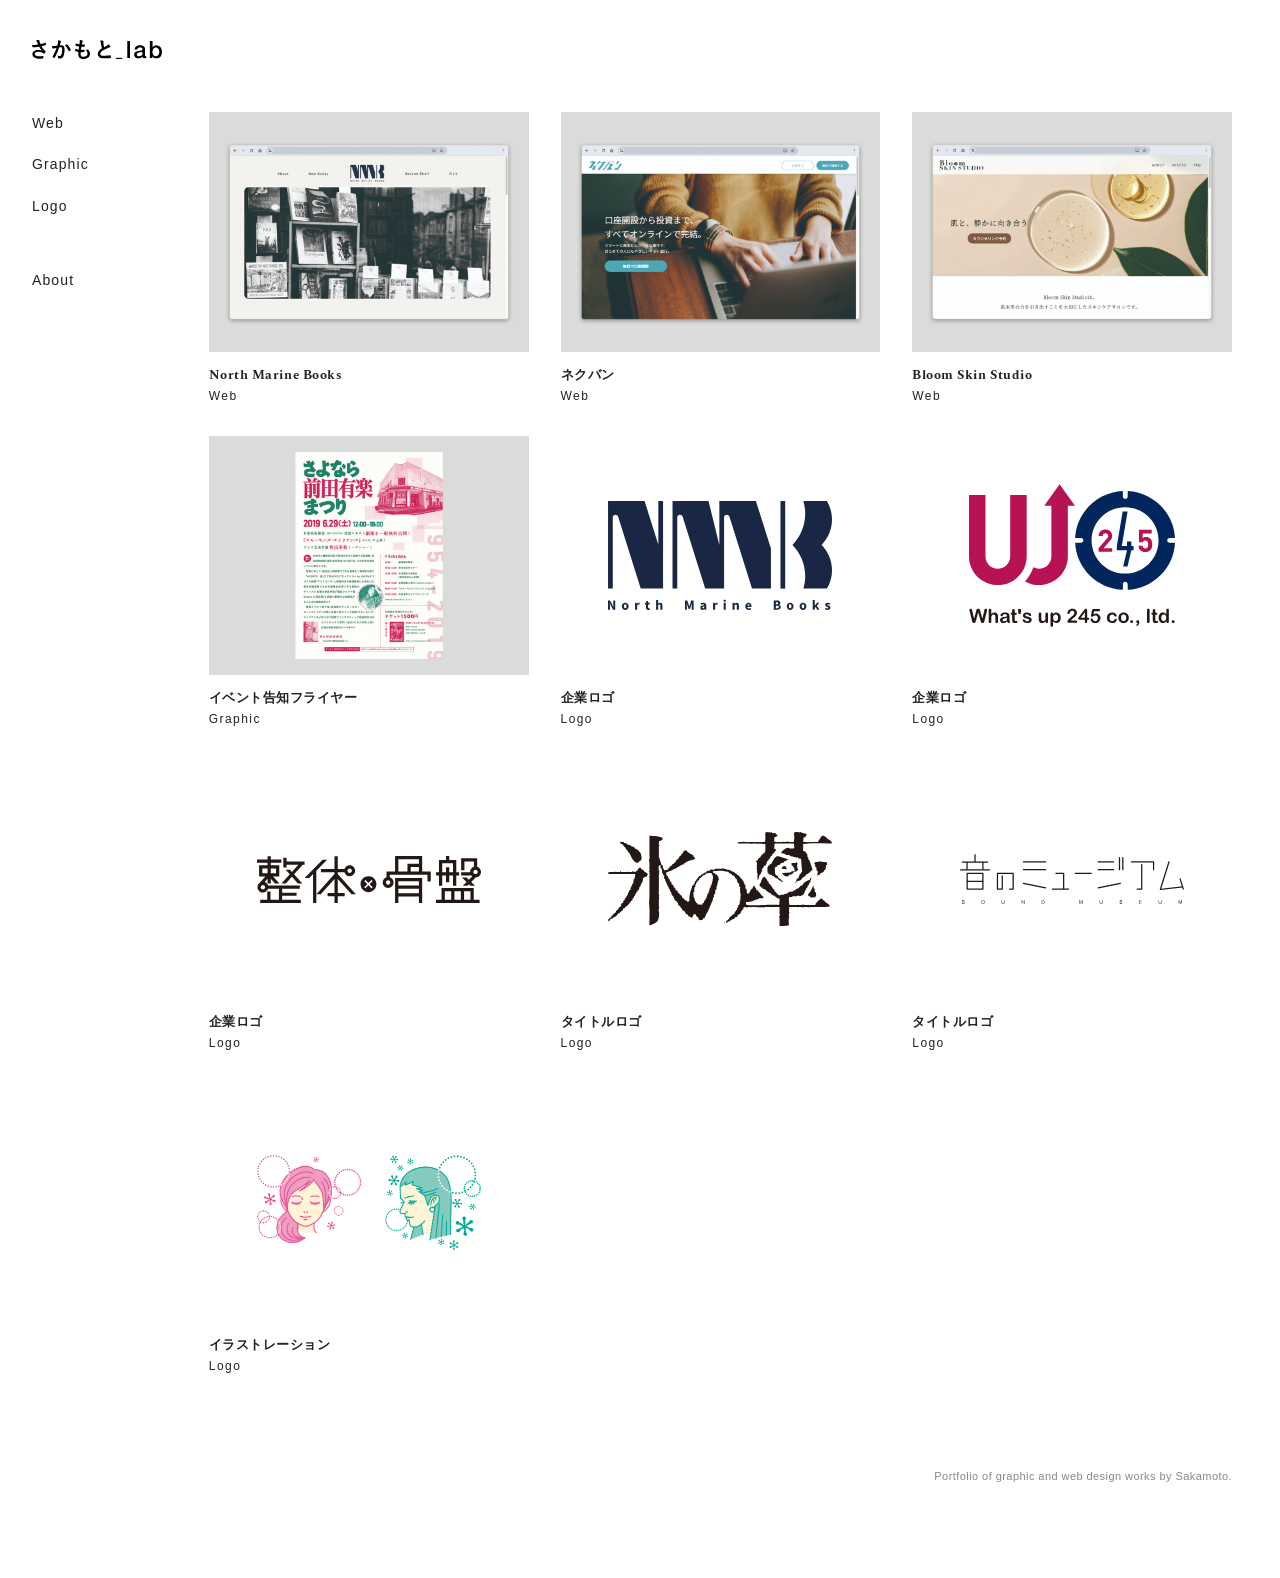
<file: index.html>
<!DOCTYPE html>
<html lang="ja">

<head>
    <!-- Google tag (gtag.js) -->
    <script async src="https://www.googletagmanager.com/gtag/js?id=G-B9CJQM3XJY"></script>
    <script>
        window.dataLayer = window.dataLayer || [];
        function gtag() { dataLayer.push(arguments); }
        gtag('js', new Date());

        gtag('config', 'G-B9CJQM3XJY');
    </script>
    <meta charset="UTF-8">
    <meta name="viewport" content="width=device-width, initial-scale=1">
    <title>Sakamotolab — Design & Web</title>
    <meta name="description" content="グラフィックデザインとWeb制作を中心としたさかもと_labのポートフォリオサイトです。ロゴ・紙媒体・Webサイト制作の作品を掲載しています。">
    <link rel="icon" href="favicon.png" type="image/png">
    <link href="https://fonts.googleapis.com/css2?family=Spectral:wght@400;700&display=swap" rel="stylesheet">
    <link rel="stylesheet" href="css/style.css">
</head>

<body>

    <div class="layout">

        <aside class="sidebar">

            <h1 class="site-logo">
                <a href="index.html">
                    <img src="images/sakamotolab.svg" alt="Sakamoto Lab">
                </a>
            </h1>

            <nav class="main-nav" aria-label="Works filter and site navigation">
                <button type="button" class="filter-button" data-filter="web">Web</button>
                <button type="button" class="filter-button" data-filter="graphic">Graphic</button>
                <button type="button" class="filter-button" data-filter="logo">Logo</button>
                <a href="works/about.html" class="about-link">About</a>
            </nav>

        </aside>


        <main class="main-content">

            <section class="works-grid">

                <!-- North Marine Books -->
                <article class="work-card" data-category="web">
                    <a href="works/nmb.html">
                        <div class="work-thumb">
                            <img src="images/works/web01pc.jpg" alt="North Marine Books Webサイト制作">
                            <img src="images/works/web01sp.jpg" alt="North Marine Books スマートフォン表示" class="thumb-hover">
                        </div>
                        <div class="work-info">
                            <p class="work-title">North Marine Books</p>
                            <p class="work-category">Web</p>
                        </div>
                    </a>
                </article>

                <!-- ネクバン -->
                <article class="work-card" data-category="web">
                    <a href="works/nexbank.html">
                        <div class="work-thumb">
                            <img src="images/works/web02pc.jpg" alt="ネクバン Webサイト制作">
                            <img src="images/works/web02sp.jpg" alt="ネクバン スマートフォン表示" class="thumb-hover">
                        </div>
                        <div class="work-info">
                            <p class="work-title">ネクバン</p>
                            <p class="work-category">Web</p>
                        </div>
                    </a>
                </article>

                <!-- Bloom Skin Studio -->
                <article class="work-card" data-category="web">
                    <a href="works/bss.html">
                        <div class="work-thumb">
                            <img src="images/works/web03pc.jpg" alt="Bloom Skin Studio Webサイト制作">
                            <img src="images/works/web03sp.jpg" alt="Bloom Skin Studio スマートフォン表示" class="thumb-hover">
                        </div>
                        <div class="work-info">
                            <p class="work-title">Bloom Skin Studio</p>
                            <p class="work-category">Web</p>
                        </div>
                    </a>
                </article>

                <!-- 前田有楽まつり -->
                <article class="work-card" data-category="graphic">
                    <a href="works/flyer.html">
                        <div class="work-thumb">
                            <img src="images/works/flyer.jpg" alt="フライヤー デザイン制作">
                            <img src="images/works/flyer-in.jpg" alt="フライヤー 部分拡大" class="thumb-hover">
                        </div>
                        <div class="work-info">
                            <p class="work-title">イベント告知フライヤー</p>
                            <p class="work-category">Graphic</p>
                        </div>
                    </a>
                </article>

                <!-- logo02 -->
                <article class="work-card" data-category="logo">
                    <a href="works/logo02.html">
                        <div class="work-thumb work-thumb-logo">
                            <img src="images/works/logo02.svg" alt="ロゴ制作">
                            <img src="images/works/logo02b.jpg" alt="North Marine Books 店舗サイン使用例" class="thumb-hover">
                        </div>
                        <div class="work-info">
                            <p class="work-title">企業ロゴ</p>
                            <p class="work-category">Logo</p>
                        </div>
                    </a>
                </article>

                <!-- logo03 -->
                <article class="work-card" data-category="logo">
                    <a href="works/logo03.html">
                        <div class="work-thumb  work-thumb-logo">
                            <img src="images/works/logo03.svg" alt="ロゴ制作">
                            <img src="images/works/logo03b.jpg" alt="" class="thumb-hover">
                        </div>
                        <div class="work-info">
                            <p class="work-title">企業ロゴ</p>
                            <p class="work-category">Logo</p>
                        </div>
                    </a>
                </article>

                <!-- logo05 -->
                <article class="work-card" data-category="logo">
                    <a href="works/logo05.html">
                        <div class="work-thumb  work-thumb-logo">
                            <img src="images/works/logo05.svg" alt="ロゴ制作">
                            <img src="images/works/logo05b.jpg" alt="" class="thumb-hover">
                        </div>
                        <div class="work-info">
                            <p class="work-title">企業ロゴ</p>
                            <p class="work-category">Logo</p>
                        </div>
                    </a>
                </article>

                <!-- logo01 -->
                <article class="work-card" data-category="logo">
                    <a href="works/logo01.html">
                        <div class="work-thumb work-thumb-logo">
                            <img src="images/works/logo01.svg" alt="タイトルロゴ デザイン制作">
                        </div>
                        <div class="work-info">
                            <p class="work-title">タイトルロゴ</p>
                            <p class="work-category">Logo</p>
                        </div>
                    </a>
                </article>

                <!-- logo04 -->
                <article class="work-card" data-category="logo">
                    <a href="works/logo04.html">
                        <div class="work-thumb  work-thumb-logo">
                            <img src="images/works/logo04.svg" alt="ロゴ制作">
                        </div>
                        <div class="work-info">
                            <p class="work-title">タイトルロゴ</p>
                            <p class="work-category">Logo</p>
                        </div>
                    </a>
                </article>

                <!-- illust01 -->
                <article class="work-card" data-category="logo">
                    <a href="works/illust01.html">
                        <div class="work-thumb  work-thumb-logo">
                            <img src="images/works/illust01.svg" alt="人物イラストレーション制作">
                        </div>
                        <div class="work-info">
                            <p class="work-title">イラストレーション</p>
                            <p class="work-category">Logo</p>
                        </div>
                    </a>
                </article>

            </section>

            <p class="works-caption">
                Portfolio of graphic and web design works by Sakamoto.
            </p>

        </main>

    </div>

    <script src="js/main.js"></script>

</body>

</html>
</file>
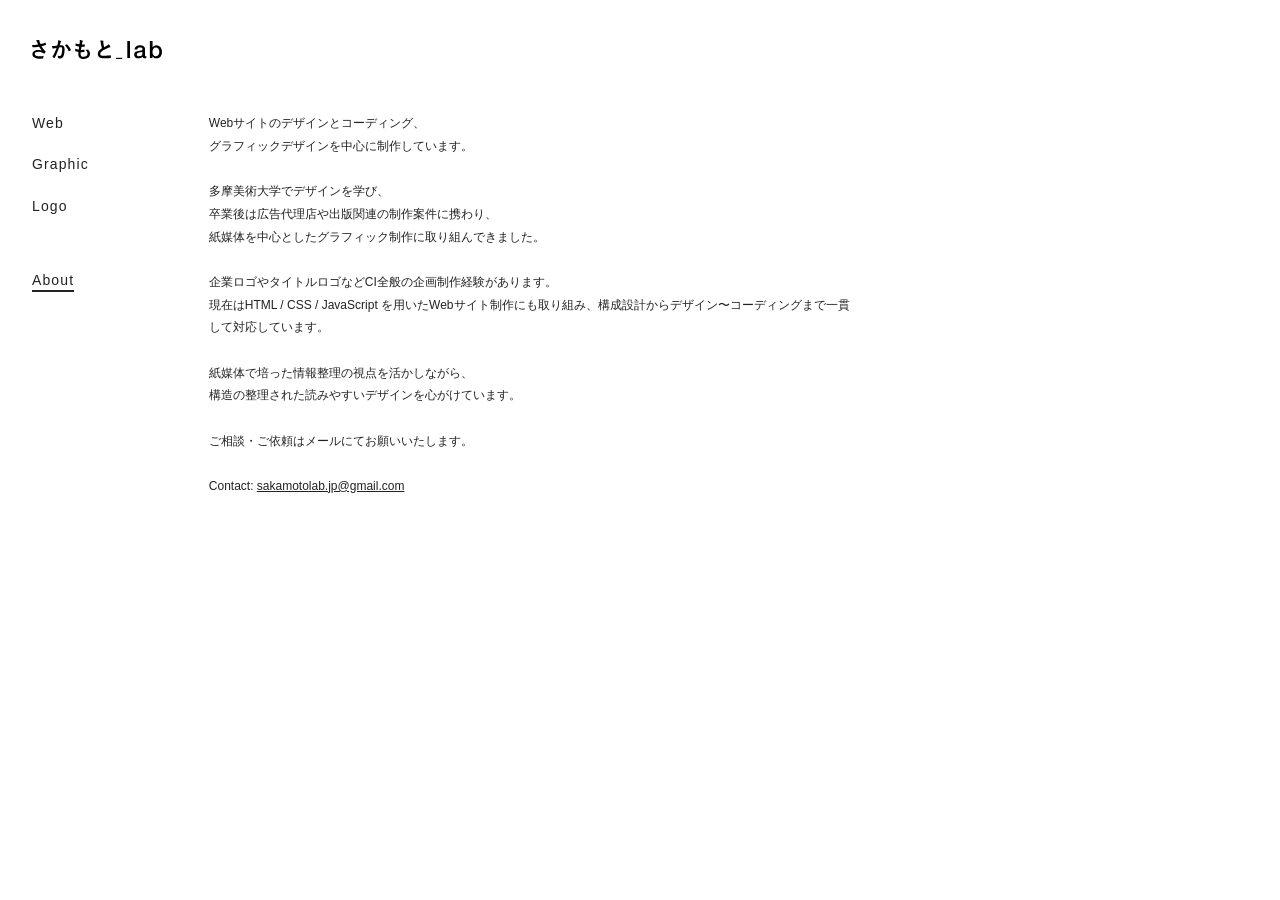
<file: works/about.html>
<!DOCTYPE html>
<html lang="ja">

<head>
    <!-- Google tag (gtag.js) -->
    <script async src="https://www.googletagmanager.com/gtag/js?id=G-B9CJQM3XJY"></script>
    <script>
        window.dataLayer = window.dataLayer || [];
        function gtag() { dataLayer.push(arguments); }
        gtag('js', new Date());

        gtag('config', 'G-B9CJQM3XJY');
    </script>
    <meta charset="UTF-8">
    <meta name="viewport" content="width=device-width, initial-scale=1">
    <title>About | Sakamoto Lab</title>
    <meta name="description" content="Sakamoto Lab のAboutページです。Webサイト制作、グラフィックデザイン、ロゴ制作の対応内容や経歴を掲載しています。">
    <link rel="icon" href="../favicon.png" type="image/png">
    <link href="https://fonts.googleapis.com/css2?family=Spectral:wght@400;700&display=swap" rel="stylesheet">
    <link rel="stylesheet" href="../css/style.css">
</head>

<body>

    <div class="layout">

        <aside class="sidebar">

            <h1 class="site-logo">
                <a href="../index.html">
                    <img src="../images/sakamotolab.svg" alt="Sakamoto Lab">
                </a>
            </h1>

            <nav class="main-nav" aria-label="Works filter and site navigation">
                <a href="../index.html?filter=web" class="filter-link">Web</a>
                <a href="../index.html?filter=graphic" class="filter-link">Graphic</a>
                <a href="../index.html?filter=logo" class="filter-link">Logo</a>
                <a href="about.html" class="about-link is-active">About</a>
            </nav>

        </aside>

        <main class="main-content">

            <section class="about">

                <p>
                    Webサイトのデザインとコーディング、<br>
                    グラフィックデザインを中心に制作しています。
                </p>

                <p>
                    多摩美術大学でデザインを学び、<br>
                    卒業後は広告代理店や出版関連の制作案件に携わり、<br>
                    紙媒体を中心としたグラフィック制作に取り組んできました。
                </p>

                <p>
                    企業ロゴやタイトルロゴなどCI全般の企画制作経験があります。<br>
                    現在はHTML / CSS / JavaScript を用いたWebサイト制作にも取り組み、構成設計からデザイン〜コーディングまで一貫して対応しています。
                </p>

                <p>
                    紙媒体で培った情報整理の視点を活かしながら、<br>
                    構造の整理された読みやすいデザインを心がけています。
                </p>

                <p>
                    ご相談・ご依頼はメールにてお願いいたします。
                </p>

                <p>Contact: <a href="mailto:sakamotolab.jp@gmail.com">sakamotolab.jp@gmail.com</a></p>

            </section>

        </main>

    </div>

    <script src="../js/main.js"></script>

</body>

</html>
</file>
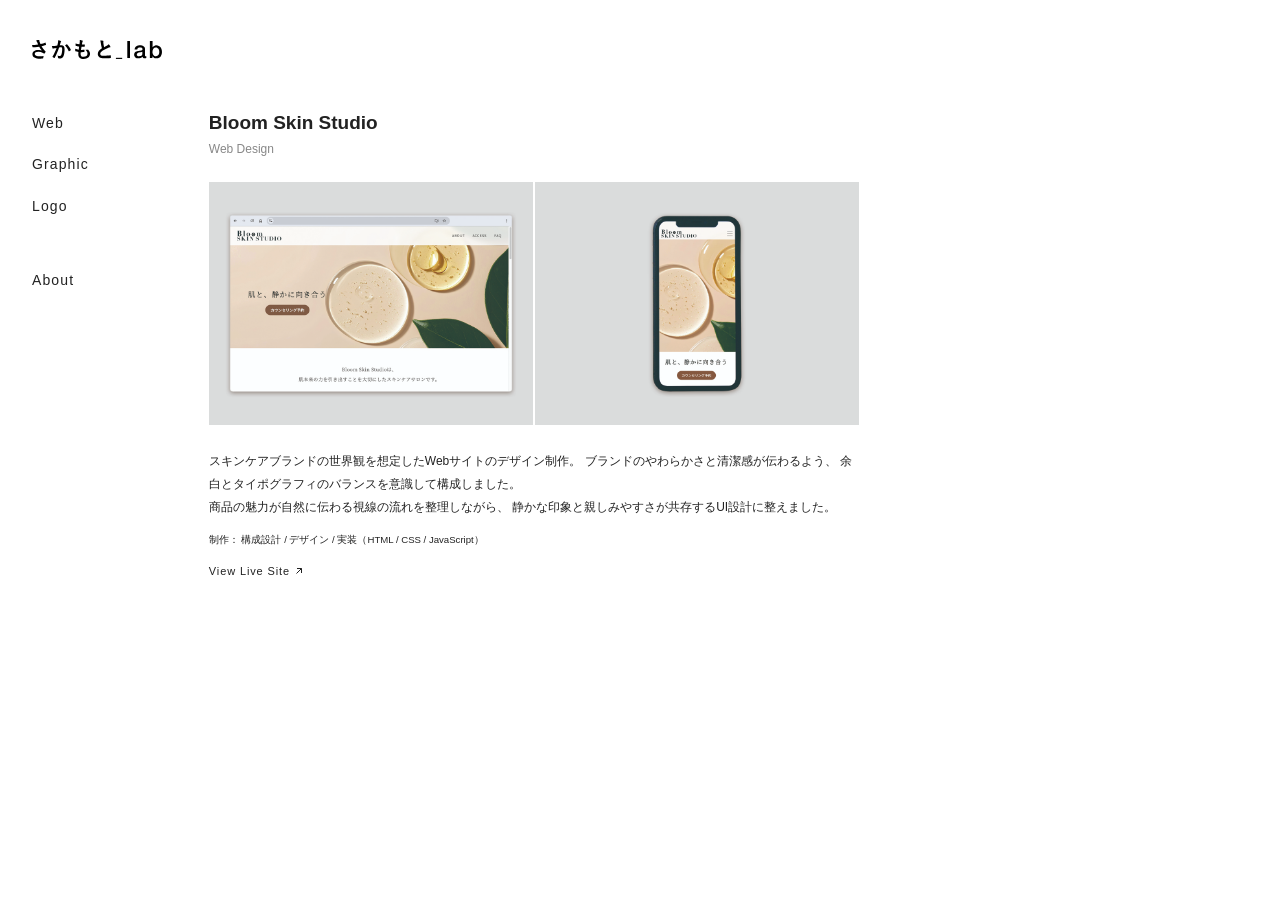
<file: works/bss.html>
<!DOCTYPE html>
<html lang="ja">

<head>
    <!-- Google tag (gtag.js) -->
    <script async src="https://www.googletagmanager.com/gtag/js?id=G-B9CJQM3XJY"></script>
    <script>
        window.dataLayer = window.dataLayer || [];
        function gtag() { dataLayer.push(arguments); }
        gtag('js', new Date());

        gtag('config', 'G-B9CJQM3XJY');
    </script>
    <meta charset="UTF-8">
    <meta name="viewport" content="width=device-width, initial-scale=1">
    <title>Sakamoto Lab — Design & Web</title>
    <meta name="description" content="グラフィックデザインとWeb制作を中心とした坂本のポートフォリオサイトです。ロゴ・紙媒体・Webサイト制作の作品を掲載しています。">
    <link rel="icon" href="../favicon.png" type="image/png">
    <link href="https://fonts.googleapis.com/css2?family=Spectral:wght@400;700&display=swap" rel="stylesheet">
    <link rel="stylesheet" href="../css/style.css">
</head>

<body>

    <div class="layout">

        <aside class="sidebar">

            <h1 class="site-logo">
                <a href="../index.html">
                    <img src="../images/sakamotolab.svg" alt="Sakamoto Lab">
                </a>
            </h1>

            <nav class="main-nav" aria-label="Works filter and site navigation">
                <a href="../index.html?filter=web" class="filter-link">Web</a>
                <a href="../index.html?filter=graphic" class="filter-link">Graphic</a>
                <a href="../index.html?filter=logo" class="filter-link">Logo</a>
                <a href="about.html" class="about-link">About</a>
            </nav>

        </aside>


        <main class="main-content">

            <section class="work-detail">

                <h2 class="work-detail-title">
                    Bloom Skin Studio
                </h2>

                <p class="work-detail-category">
                    Web Design
                </p>

                <div class="work-detail-hero">
                    <img src="../images/works/web03pc.jpg" alt="Bloom Skin Studio Webサイト制作" class="detail-pc">
                    <img src="../images/works/web03sp.jpg" alt="Bloom Skin Studio スマートフォン表示" class="detail-sp">
                </div>

                <div class="work-detail-description">
                    <p>
                        スキンケアブランドの世界観を想定したWebサイトのデザイン制作。
                        ブランドのやわらかさと清潔感が伝わるよう、
                        余白とタイポグラフィのバランスを意識して構成しました。
                    </p>
                    <p>
                        商品の魅力が自然に伝わる視線の流れを整理しながら、
                        静かな印象と親しみやすさが共存するUI設計に整えました。
                    </p>
                </div>

                <p class="work-detail-role">制作： 構成設計 / デザイン / 実装（HTML / CSS / JavaScript）</p>

                <div class="work-detail-link">
                    <a href="https://sakamoto-lab-jp.github.io/bloom-skin-studio/" target="_blank" rel="noopener">
                        View Live Site
                        <svg class="link-arrow" viewBox="0 0 24 24">
                            <path d="M7 17L17 7M17 7H8M17 7V16" stroke="currentColor" fill="none" stroke-width="2" />
                        </svg>
                    </a>
                </div>

            </section>

        </main>

    </div>

    <script src="../js/main.js"></script>

</body>

</html>
</file>
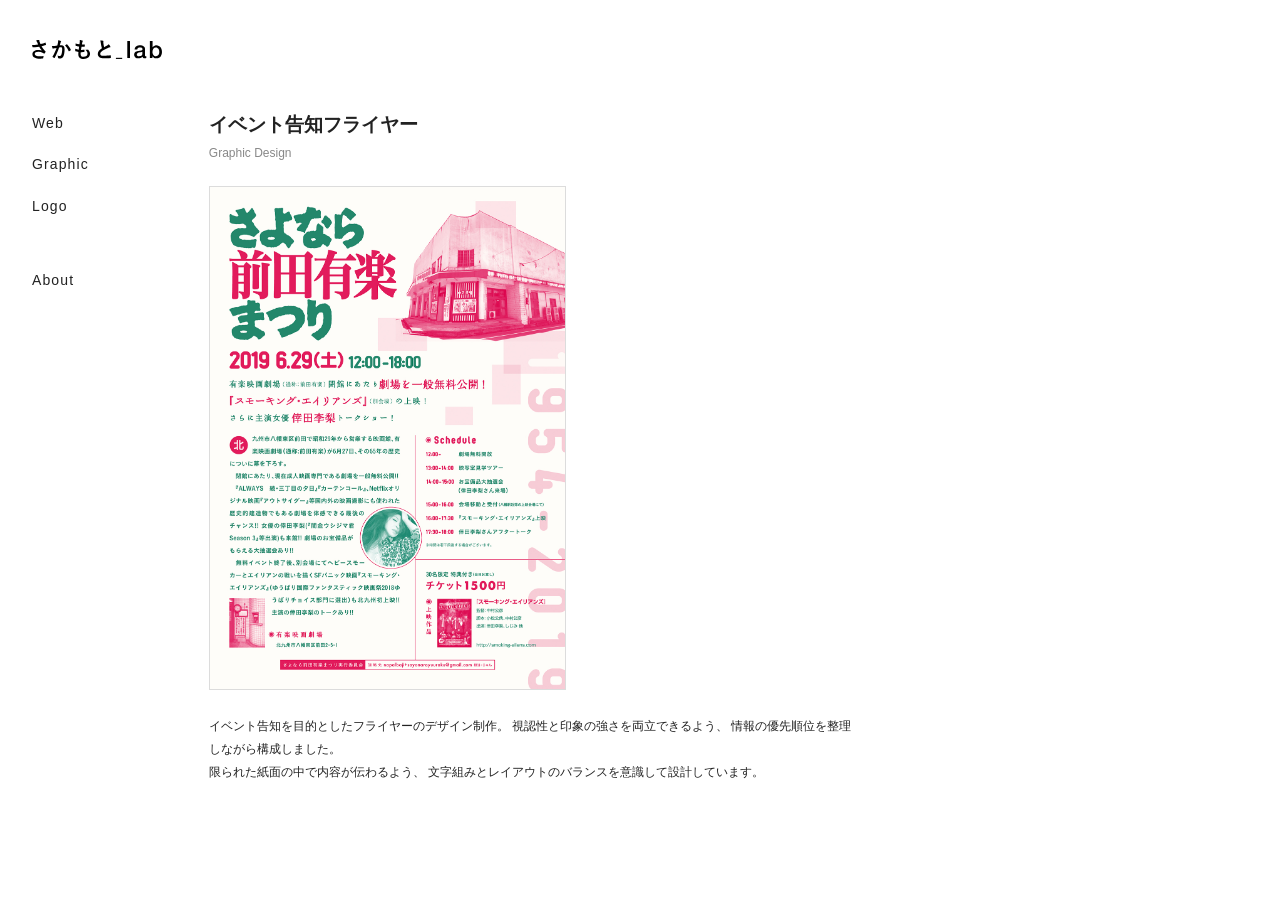
<file: works/flyer.html>
<!DOCTYPE html>
<html lang="ja">

<head>
    <!-- Google tag (gtag.js) -->
    <script async src="https://www.googletagmanager.com/gtag/js?id=G-B9CJQM3XJY"></script>
    <script>
        window.dataLayer = window.dataLayer || [];
        function gtag() { dataLayer.push(arguments); }
        gtag('js', new Date());

        gtag('config', 'G-B9CJQM3XJY');
    </script>
    <meta charset="UTF-8">
    <meta name="viewport" content="width=device-width, initial-scale=1">
    <title>Sakamoto Lab — Design & Web</title>
    <meta name="description" content="グラフィックデザインとWeb制作を中心とした坂本のポートフォリオサイトです。ロゴ・紙媒体・Webサイト制作の作品を掲載しています。">
    <link rel="icon" href="../favicon.png" type="image/png">
    <link href="https://fonts.googleapis.com/css2?family=Spectral:wght@400;700&display=swap" rel="stylesheet">
    <link rel="stylesheet" href="../css/style.css">
</head>

<body>

    <div class="layout">

        <aside class="sidebar">

            <h1 class="site-logo">
                <a href="../index.html">
                    <img src="../images/sakamotolab.svg" alt="Sakamoto Lab">
                </a>
            </h1>

            <nav class="main-nav" aria-label="Works filter and site navigation">
                <a href="../index.html?filter=web" class="filter-link">Web</a>
                <a href="../index.html?filter=graphic" class="filter-link">Graphic</a>
                <a href="../index.html?filter=logo" class="filter-link">Logo</a>
                <a href="about.html" class="about-link">About</a>
            </nav>

        </aside>


        <main class="main-content">

            <section class="work-detail">

                <h2 class="work-detail-title">
                    イベント告知フライヤー
                </h2>

                <p class="work-detail-category">
                    Graphic Design
                </p>

                <div class="work-detail-hero">
                    <img src="../images/works/flyer-detail.jpg" alt="フライヤー デザイン制作" class="detail-single">
                </div>

                <div class="work-detail-description">
                    <p>
                        イベント告知を目的としたフライヤーのデザイン制作。
                        視認性と印象の強さを両立できるよう、
                        情報の優先順位を整理しながら構成しました。
                    </p>
                    <p>
                        限られた紙面の中で内容が伝わるよう、
                        文字組みとレイアウトのバランスを意識して設計しています。
                    </p>
                </div>

            </section>

        </main>

    </div>

    <script src="../js/main.js"></script>

</body>

</html>
</file>
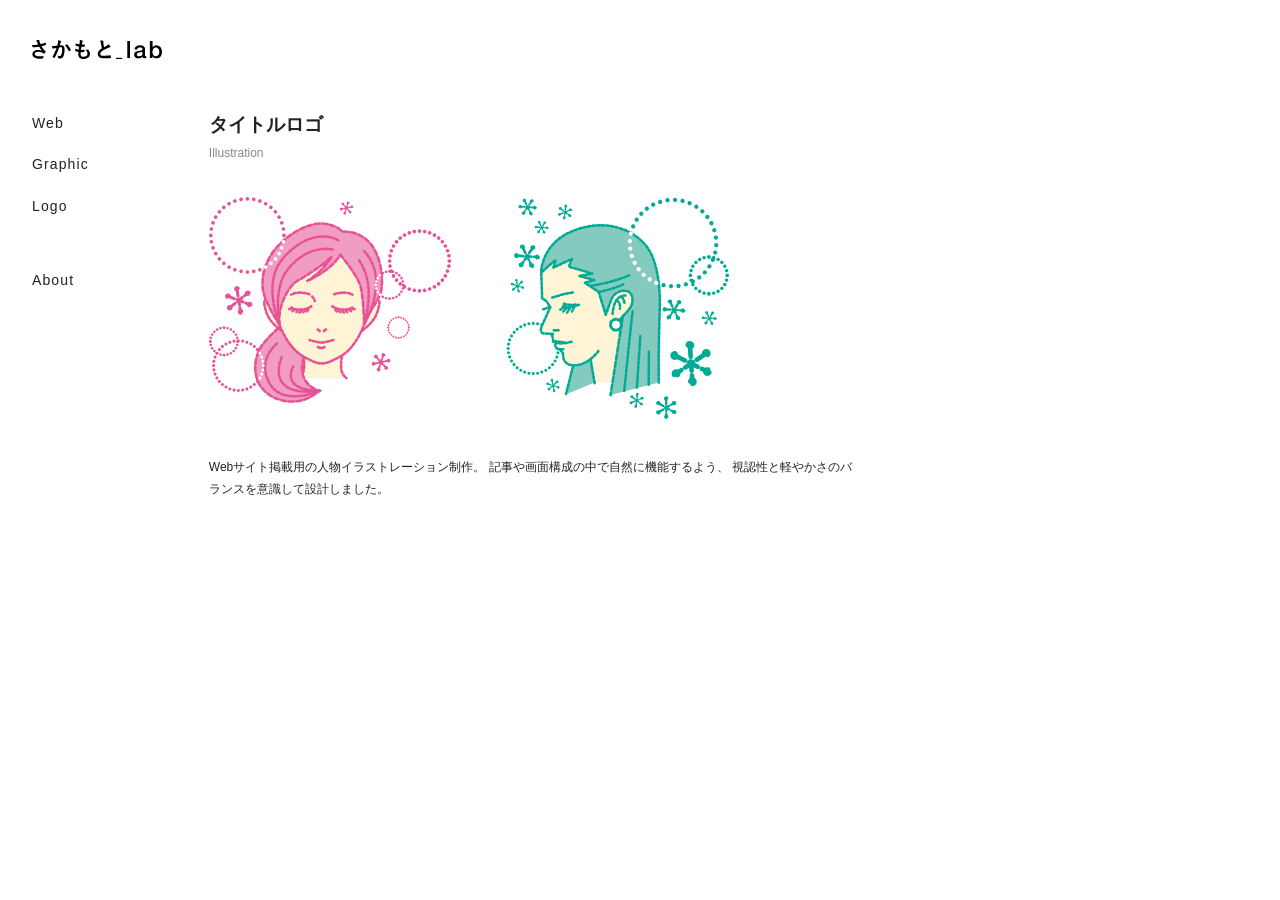
<file: works/illust01.html>
<!DOCTYPE html>
<html lang="ja">

<head>
    <!-- Google tag (gtag.js) -->
    <script async src="https://www.googletagmanager.com/gtag/js?id=G-B9CJQM3XJY"></script>
    <script>
        window.dataLayer = window.dataLayer || [];
        function gtag() { dataLayer.push(arguments); }
        gtag('js', new Date());

        gtag('config', 'G-B9CJQM3XJY');
    </script>
    <meta charset="UTF-8">
    <meta name="viewport" content="width=device-width, initial-scale=1">
    <title>Sakamoto Lab — Design & Web</title>
    <meta name="description" content="グラフィックデザインとWeb制作を中心とした坂本のポートフォリオサイトです。ロゴ・紙媒体・Webサイト制作の作品を掲載しています。">
    <link rel="icon" href="../favicon.png" type="image/png">
    <link href="https://fonts.googleapis.com/css2?family=Spectral:wght@400;700&display=swap" rel="stylesheet">
    <link rel="stylesheet" href="../css/style.css">
</head>

<body>

    <div class="layout">

        <aside class="sidebar">

            <h1 class="site-logo">
                <a href="../index.html">
                    <img src="../images/sakamotolab.svg" alt="Sakamoto Lab">
                </a>
            </h1>

            <nav class="main-nav" aria-label="Works filter and site navigation">
                <a href="../index.html?filter=web" class="filter-link">Web</a>
                <a href="../index.html?filter=graphic" class="filter-link">Graphic</a>
                <a href="../index.html?filter=logo" class="filter-link">Logo</a>
                <a href="about.html" class="about-link">About</a>
            </nav>

        </aside>


        <main class="main-content">

            <section class="work-detail">

                <h2 class="work-detail-title">
                    タイトルロゴ
                </h2>

                <p class="work-detail-category">
                    Illustration
                </p>

                <div class="work-detail-hero">
                    <img src="../images/works/illust01.svg" alt="人物イラストレーション制作" class="detail-logo04">
                </div>

                <div class="work-detail-description">
                    <p>
                        Webサイト掲載用の人物イラストレーション制作。
                        記事や画面構成の中で自然に機能するよう、
                        視認性と軽やかさのバランスを意識して設計しました。
                    </p>
                </div>

            </section>

        </main>

    </div>

    <script src="../js/main.js"></script>

</body>

</html>
</file>
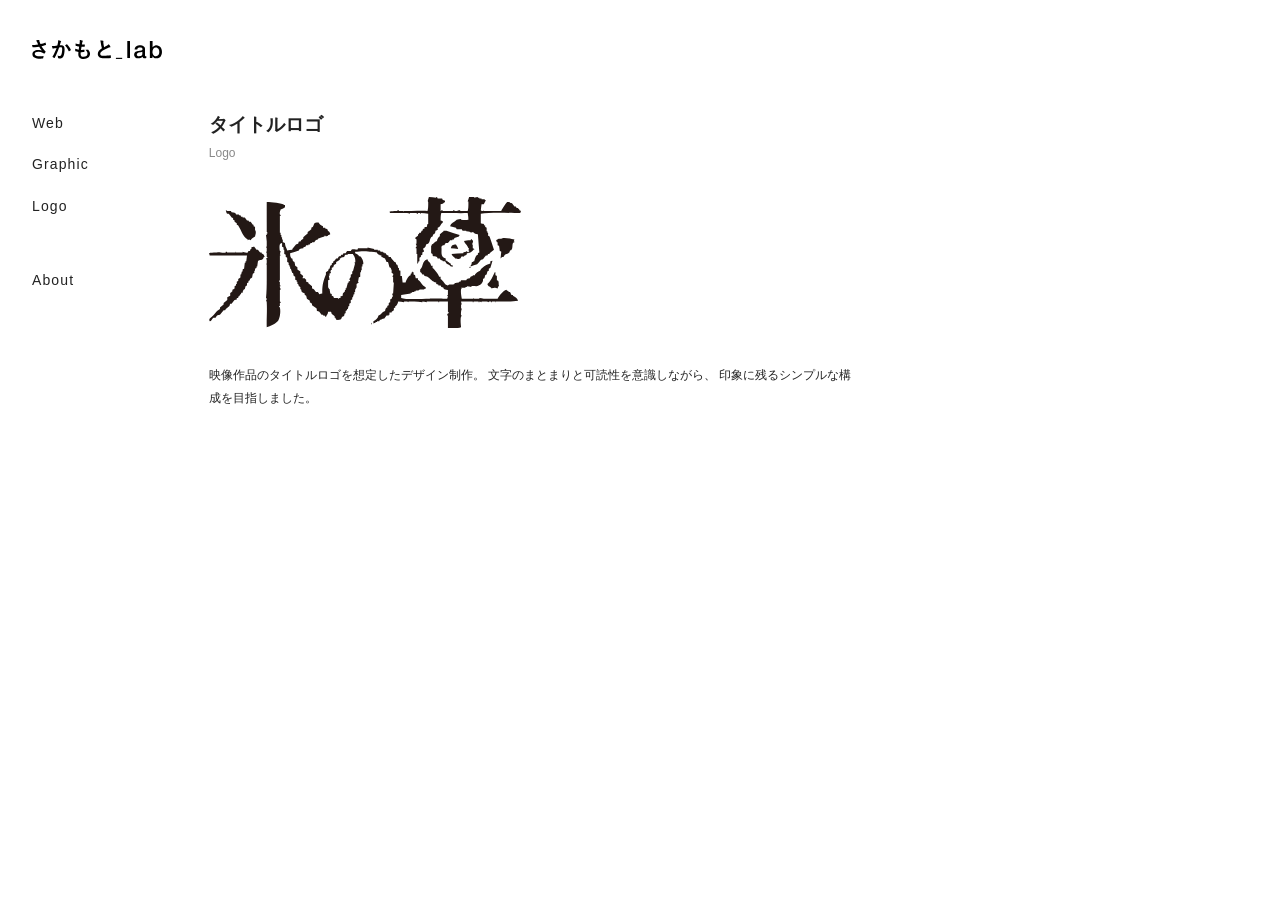
<file: works/logo01.html>
<!DOCTYPE html>
<html lang="ja">

<head>
    <!-- Google tag (gtag.js) -->
    <script async src="https://www.googletagmanager.com/gtag/js?id=G-B9CJQM3XJY"></script>
    <script>
        window.dataLayer = window.dataLayer || [];
        function gtag() { dataLayer.push(arguments); }
        gtag('js', new Date());

        gtag('config', 'G-B9CJQM3XJY');
    </script>
    <meta charset="UTF-8">
    <meta name="viewport" content="width=device-width, initial-scale=1">
    <title>Sakamoto Lab — Design & Web</title>
    <meta name="description" content="グラフィックデザインとWeb制作を中心とした坂本のポートフォリオサイトです。ロゴ・紙媒体・Webサイト制作の作品を掲載しています。">
    <link rel="icon" href="../favicon.png" type="image/png">
    <link href="https://fonts.googleapis.com/css2?family=Spectral:wght@400;700&display=swap" rel="stylesheet">
    <link rel="stylesheet" href="../css/style.css">
</head>

<body>

    <div class="layout">

        <aside class="sidebar">

            <h1 class="site-logo">
                <a href="../index.html">
                    <img src="../images/sakamotolab.svg" alt="Sakamoto Lab">
                </a>
            </h1>

            <nav class="main-nav" aria-label="Works filter and site navigation">
                <a href="../index.html?filter=web" class="filter-link">Web</a>
                <a href="../index.html?filter=graphic" class="filter-link">Graphic</a>
                <a href="../index.html?filter=logo" class="filter-link">Logo</a>
                <a href="about.html" class="about-link">About</a>
            </nav>

        </aside>


        <main class="main-content">

            <section class="work-detail">

                <h2 class="work-detail-title">
                    タイトルロゴ
                </h2>

                <p class="work-detail-category">
                    Logo
                </p>

                <div class="work-detail-hero">
                    <img src="../images/works/logo01.svg" alt="タイトルロゴ デザイン制作" class="detail-logo">
                </div>

                <div class="work-detail-description">
                    <p>
                        映像作品のタイトルロゴを想定したデザイン制作。
                        文字のまとまりと可読性を意識しながら、
                        印象に残るシンプルな構成を目指しました。
                    </p>
                </div>

            </section>

        </main>

    </div>

    <script src="../js/main.js"></script>

</body>

</html>
</file>
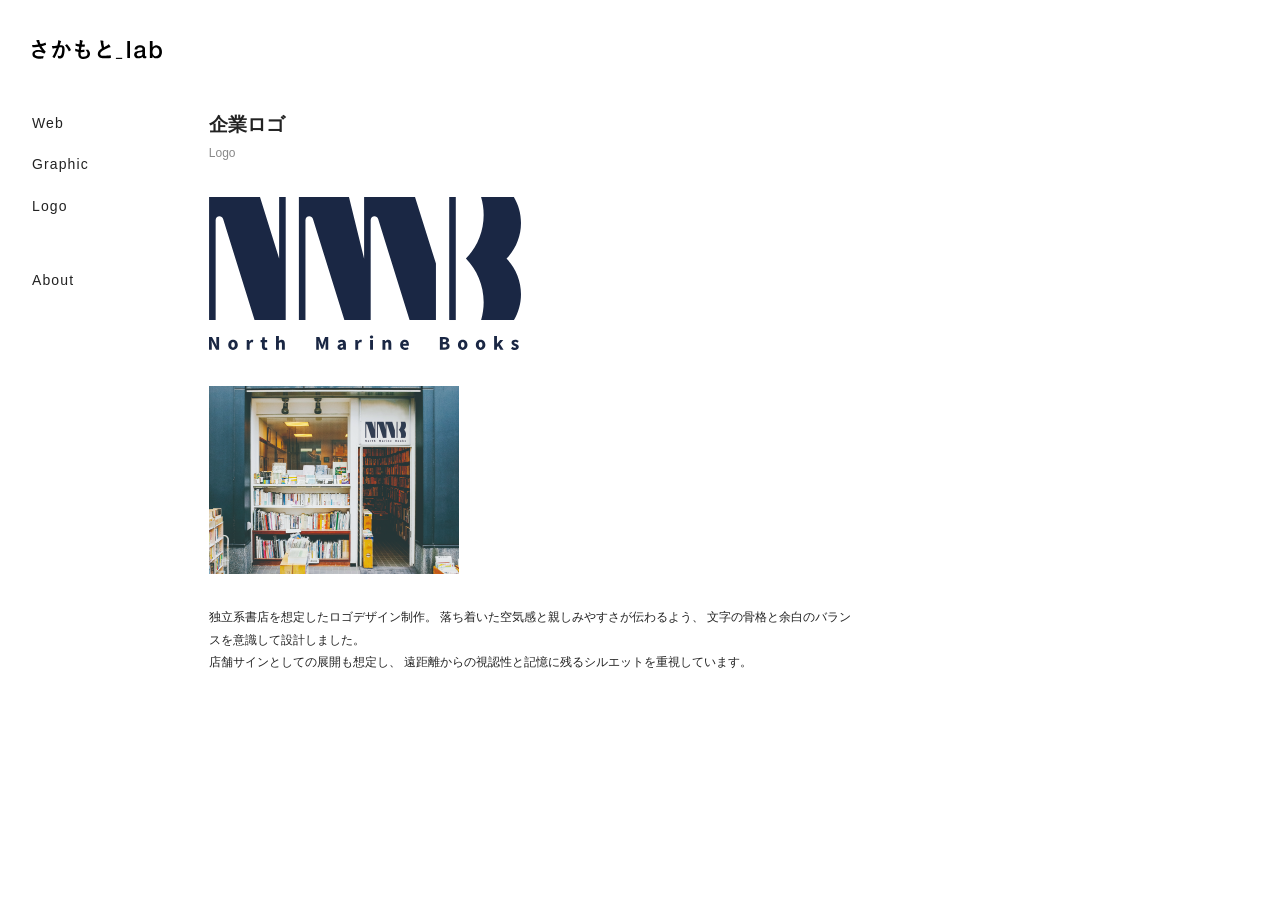
<file: works/logo02.html>
<!DOCTYPE html>
<html lang="ja">

<head>
    <!-- Google tag (gtag.js) -->
    <script async src="https://www.googletagmanager.com/gtag/js?id=G-B9CJQM3XJY"></script>
    <script>
        window.dataLayer = window.dataLayer || [];
        function gtag() { dataLayer.push(arguments); }
        gtag('js', new Date());

        gtag('config', 'G-B9CJQM3XJY');
    </script>
    <meta charset="UTF-8">
    <meta name="viewport" content="width=device-width, initial-scale=1">
    <title>Sakamoto Lab — Design & Web</title>
    <meta name="description" content="グラフィックデザインとWeb制作を中心とした坂本のポートフォリオサイトです。ロゴ・紙媒体・Webサイト制作の作品を掲載しています。">
    <link rel="icon" href="../favicon.png" type="image/png">
    <link href="https://fonts.googleapis.com/css2?family=Spectral:wght@400;700&display=swap" rel="stylesheet">
    <link rel="stylesheet" href="../css/style.css">
</head>

<body>

    <div class="layout">

        <aside class="sidebar">

            <h1 class="site-logo">
                <a href="../index.html">
                    <img src="../images/sakamotolab.svg" alt="Sakamoto Lab">
                </a>
            </h1>

            <nav class="main-nav" aria-label="Works filter and site navigation">
                <a href="../index.html?filter=web" class="filter-link">Web</a>
                <a href="../index.html?filter=graphic" class="filter-link">Graphic</a>
                <a href="../index.html?filter=logo" class="filter-link">Logo</a>
                <a href="about.html" class="about-link">About</a>
            </nav>

        </aside>


        <main class="main-content">

            <section class="work-detail">

                <h2 class="work-detail-title">
                    企業ロゴ
                </h2>

                <p class="work-detail-category">
                    Logo
                </p>

                <div class="work-detail-hero">
                    <img src="../images/works/logo02.svg" alt="タイトルロゴ デザイン制作" class="detail-logo">
                </div>

                <div class="detail-usage">
                    <img src="../images/works/logo02b.jpg" alt="North Marine Books 店舗サイン使用例">
                </div>

                <div class="work-detail-description">
                    <p>
                        独立系書店を想定したロゴデザイン制作。
                        落ち着いた空気感と親しみやすさが伝わるよう、
                        文字の骨格と余白のバランスを意識して設計しました。
                    </p>
                    <p>
                        店舗サインとしての展開も想定し、
                        遠距離からの視認性と記憶に残るシルエットを重視しています。
                    </p>
                </div>

            </section>

        </main>

    </div>

    <script src="../js/main.js"></script>

</body>

</html>
</file>
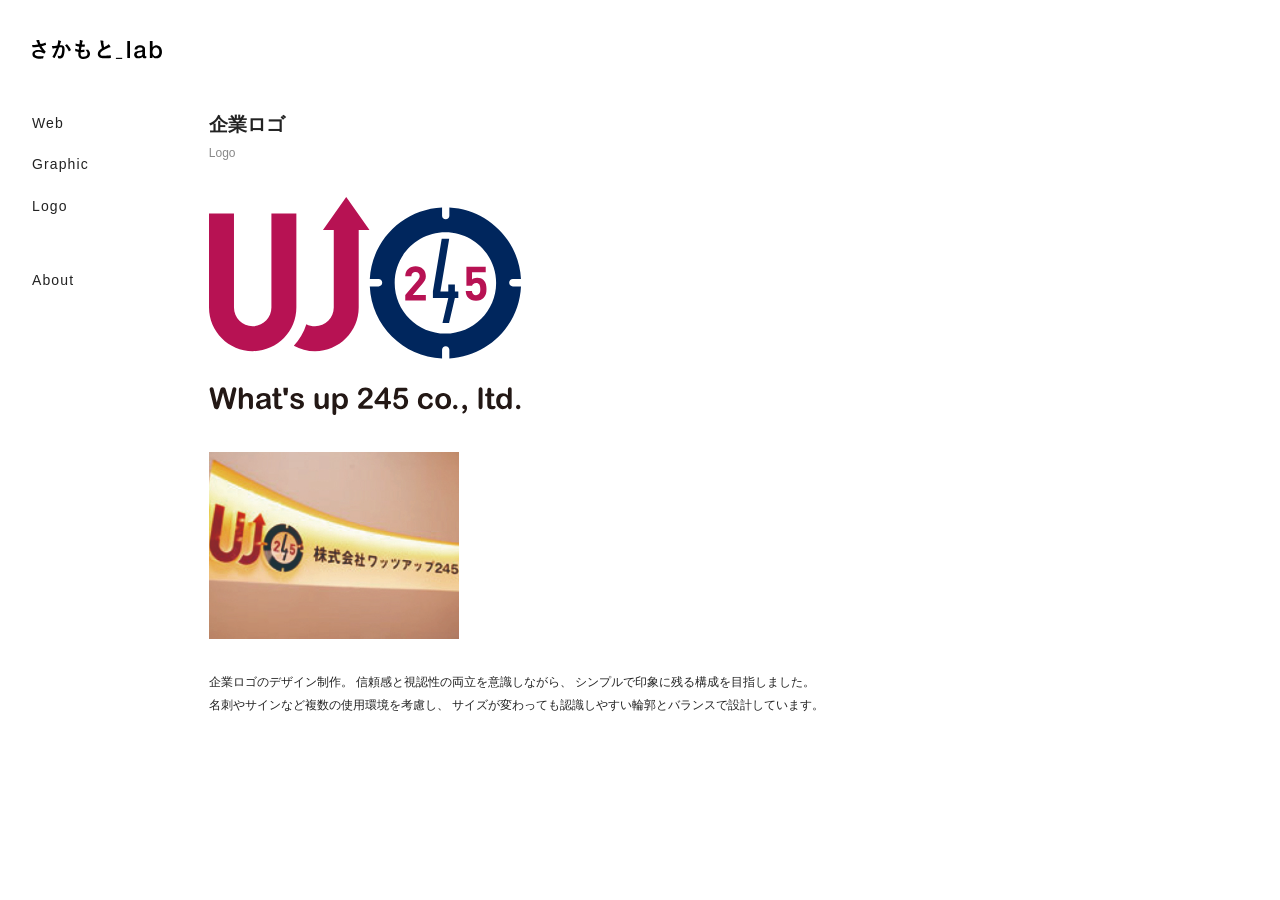
<file: works/logo03.html>
<!DOCTYPE html>
<html lang="ja">

<head>
    <!-- Google tag (gtag.js) -->
    <script async src="https://www.googletagmanager.com/gtag/js?id=G-B9CJQM3XJY"></script>
    <script>
        window.dataLayer = window.dataLayer || [];
        function gtag() { dataLayer.push(arguments); }
        gtag('js', new Date());

        gtag('config', 'G-B9CJQM3XJY');
    </script>
    <meta charset="UTF-8">
    <meta name="viewport" content="width=device-width, initial-scale=1">
    <title>Sakamoto Lab — Design & Web</title>
    <meta name="description" content="グラフィックデザインとWeb制作を中心とした坂本のポートフォリオサイトです。ロゴ・紙媒体・Webサイト制作の作品を掲載しています。">
    <link rel="icon" href="../favicon.png" type="image/png">
    <link href="https://fonts.googleapis.com/css2?family=Spectral:wght@400;700&display=swap" rel="stylesheet">
    <link rel="stylesheet" href="../css/style.css">
</head>

<body>

    <div class="layout">

        <aside class="sidebar">

            <h1 class="site-logo">
                <a href="../index.html">
                    <img src="../images/sakamotolab.svg" alt="Sakamoto Lab">
                </a>
            </h1>

            <nav class="main-nav" aria-label="Works filter and site navigation">
                <a href="../index.html?filter=web" class="filter-link">Web</a>
                <a href="../index.html?filter=graphic" class="filter-link">Graphic</a>
                <a href="../index.html?filter=logo" class="filter-link">Logo</a>
                <a href="about.html" class="about-link">About</a>
            </nav>

        </aside>


        <main class="main-content">

            <section class="work-detail">

                <h2 class="work-detail-title">
                    企業ロゴ
                </h2>

                <p class="work-detail-category">
                    Logo
                </p>

                <div class="work-detail-hero">
                    <img src="../images/works/logo03.svg" alt="タイトルロゴ デザイン制作" class="detail-logo">
                </div>

                <div class="detail-usage">
                    <img src="../images/works/logo03b.jpg" alt="店舗サイン使用例">
                </div>

                <div class="work-detail-description">
                    <p>
                        企業ロゴのデザイン制作。
                        信頼感と視認性の両立を意識しながら、
                        シンプルで印象に残る構成を目指しました。
                    </p>
                    <p>
                        名刺やサインなど複数の使用環境を考慮し、
                        サイズが変わっても認識しやすい輪郭とバランスで設計しています。
                    </p>
                </div>

            </section>

        </main>

    </div>

    <script src="../js/main.js"></script>

</body>

</html>
</file>
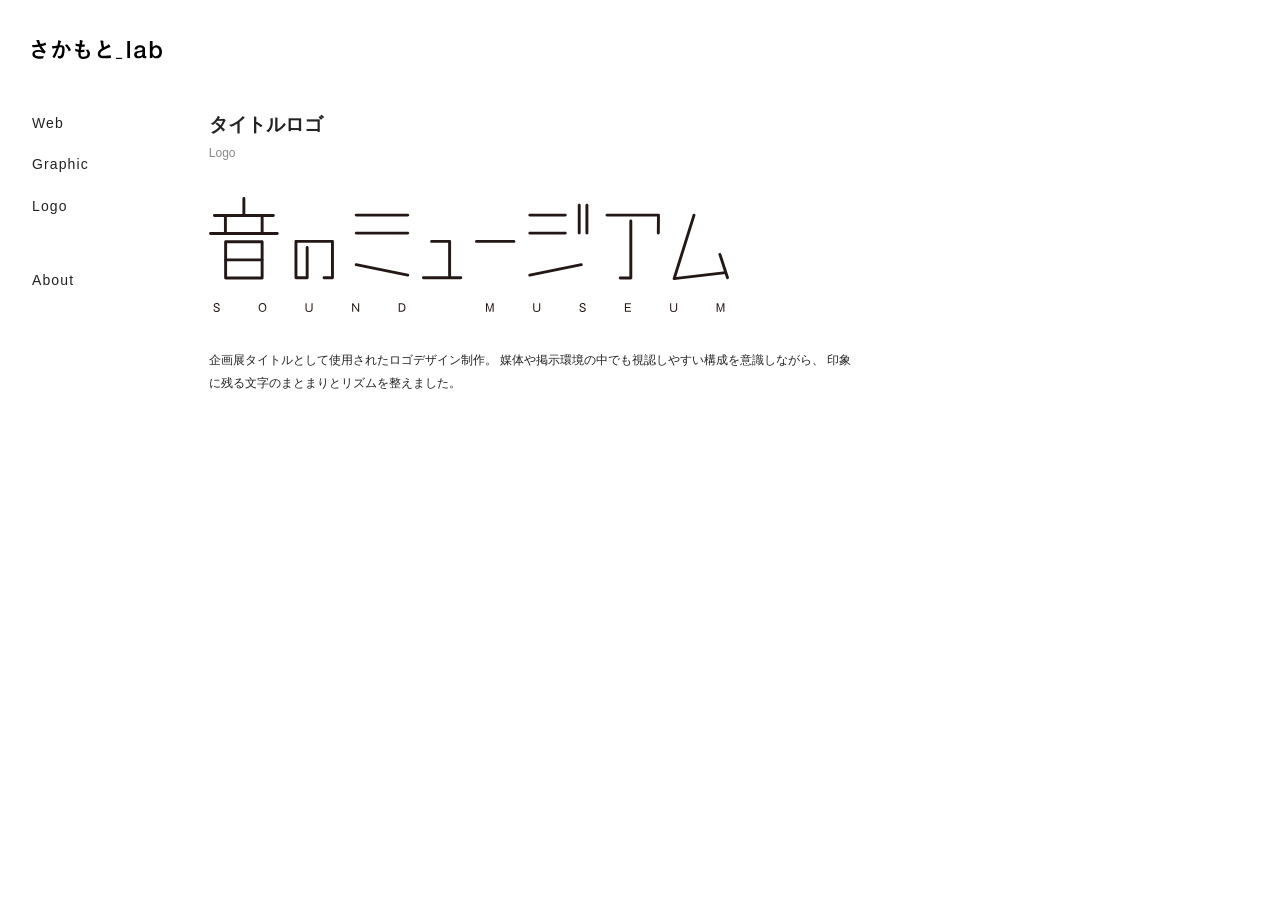
<file: works/logo04.html>
<!DOCTYPE html>
<html lang="ja">

<head>
    <!-- Google tag (gtag.js) -->
    <script async src="https://www.googletagmanager.com/gtag/js?id=G-B9CJQM3XJY"></script>
    <script>
        window.dataLayer = window.dataLayer || [];
        function gtag() { dataLayer.push(arguments); }
        gtag('js', new Date());

        gtag('config', 'G-B9CJQM3XJY');
    </script>
    <meta charset="UTF-8">
    <meta name="viewport" content="width=device-width, initial-scale=1">
    <title>Sakamoto Lab — Design & Web</title>
    <meta name="description" content="グラフィックデザインとWeb制作を中心とした坂本のポートフォリオサイトです。ロゴ・紙媒体・Webサイト制作の作品を掲載しています。">
    <link rel="icon" href="../favicon.png" type="image/png">
    <link href="https://fonts.googleapis.com/css2?family=Spectral:wght@400;700&display=swap" rel="stylesheet">
    <link rel="stylesheet" href="../css/style.css">
</head>

<body>

    <div class="layout">

        <aside class="sidebar">

            <h1 class="site-logo">
                <a href="../index.html">
                    <img src="../images/sakamotolab.svg" alt="Sakamoto Lab">
                </a>
            </h1>

            <nav class="main-nav" aria-label="Works filter and site navigation">
                <a href="../index.html?filter=web" class="filter-link">Web</a>
                <a href="../index.html?filter=graphic" class="filter-link">Graphic</a>
                <a href="../index.html?filter=logo" class="filter-link">Logo</a>
                <a href="about.html" class="about-link">About</a>
            </nav>

        </aside>


        <main class="main-content">

            <section class="work-detail">

                <h2 class="work-detail-title">
                    タイトルロゴ
                </h2>

                <p class="work-detail-category">
                    Logo
                </p>

                <div class="work-detail-hero">
                    <img src="../images/works/logo04.svg" alt="タイトルロゴ デザイン制作" class="detail-logo04">
                </div>

                <div class="work-detail-description">
                    <p>
                        企画展タイトルとして使用されたロゴデザイン制作。
                        媒体や掲示環境の中でも視認しやすい構成を意識しながら、
                        印象に残る文字のまとまりとリズムを整えました。
                    </p>
                </div>

            </section>

        </main>

    </div>

    <script src="../js/main.js"></script>

</body>

</html>
</file>
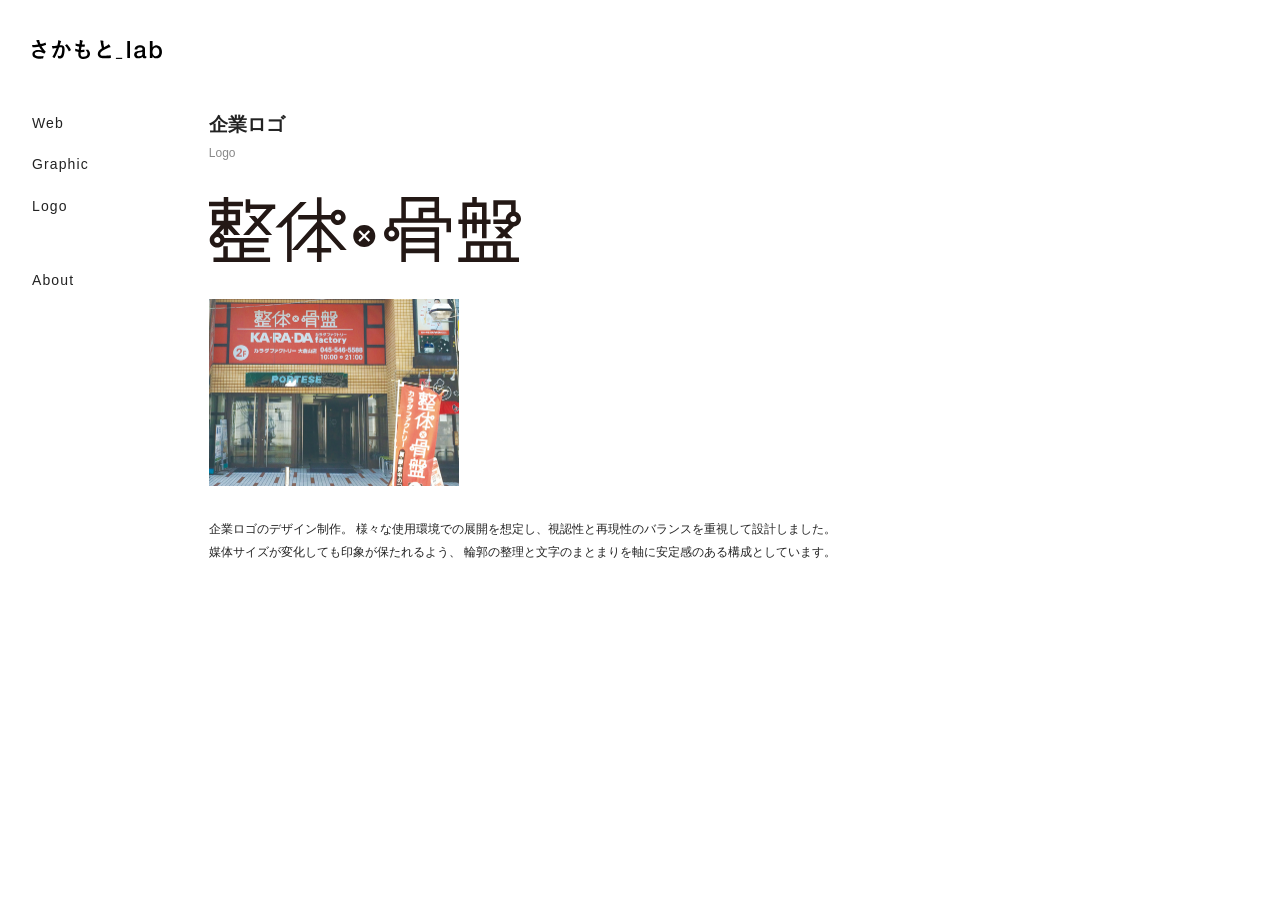
<file: works/logo05.html>
<!DOCTYPE html>
<html lang="ja">

<head>
    <!-- Google tag (gtag.js) -->
    <script async src="https://www.googletagmanager.com/gtag/js?id=G-B9CJQM3XJY"></script>
    <script>
        window.dataLayer = window.dataLayer || [];
        function gtag() { dataLayer.push(arguments); }
        gtag('js', new Date());

        gtag('config', 'G-B9CJQM3XJY');
    </script>
    <meta charset="UTF-8">
    <meta name="viewport" content="width=device-width, initial-scale=1">
    <title>Sakamoto Lab — Design & Web</title>
    <meta name="description" content="グラフィックデザインとWeb制作を中心とした坂本のポートフォリオサイトです。ロゴ・紙媒体・Webサイト制作の作品を掲載しています。">
    <link rel="icon" href="../favicon.png" type="image/png">
    <link href="https://fonts.googleapis.com/css2?family=Spectral:wght@400;700&display=swap" rel="stylesheet">
    <link rel="stylesheet" href="../css/style.css">
</head>

<body>

    <div class="layout">

        <aside class="sidebar">

            <h1 class="site-logo">
                <a href="../index.html">
                    <img src="../images/sakamotolab.svg" alt="Sakamoto Lab">
                </a>
            </h1>

            <nav class="main-nav" aria-label="Works filter and site navigation">
                <a href="../index.html?filter=web" class="filter-link">Web</a>
                <a href="../index.html?filter=graphic" class="filter-link">Graphic</a>
                <a href="../index.html?filter=logo" class="filter-link">Logo</a>
                <a href="about.html" class="about-link">About</a>
            </nav>

        </aside>


        <main class="main-content">

            <section class="work-detail">

                <h2 class="work-detail-title">
                    企業ロゴ
                </h2>

                <p class="work-detail-category">
                    Logo
                </p>

                <div class="work-detail-hero">
                    <img src="../images/works/logo05.svg" alt="タイトルロゴ デザイン制作" class="detail-logo">
                </div>

                <div class="detail-usage">
                    <img src="../images/works/logo05b.jpg" alt="店舗サイン使用例">
                </div>

                <div class="work-detail-description">
                    <p>
                        企業ロゴのデザイン制作。
                        様々な使用環境での展開を想定し、視認性と再現性のバランスを重視して設計しました。
                    </p>
                    <p>
                        媒体サイズが変化しても印象が保たれるよう、
                        輪郭の整理と文字のまとまりを軸に安定感のある構成としています。
                    </p>
                </div>

            </section>

        </main>

    </div>

    <script src="../js/main.js"></script>

</body>

</html>
</file>
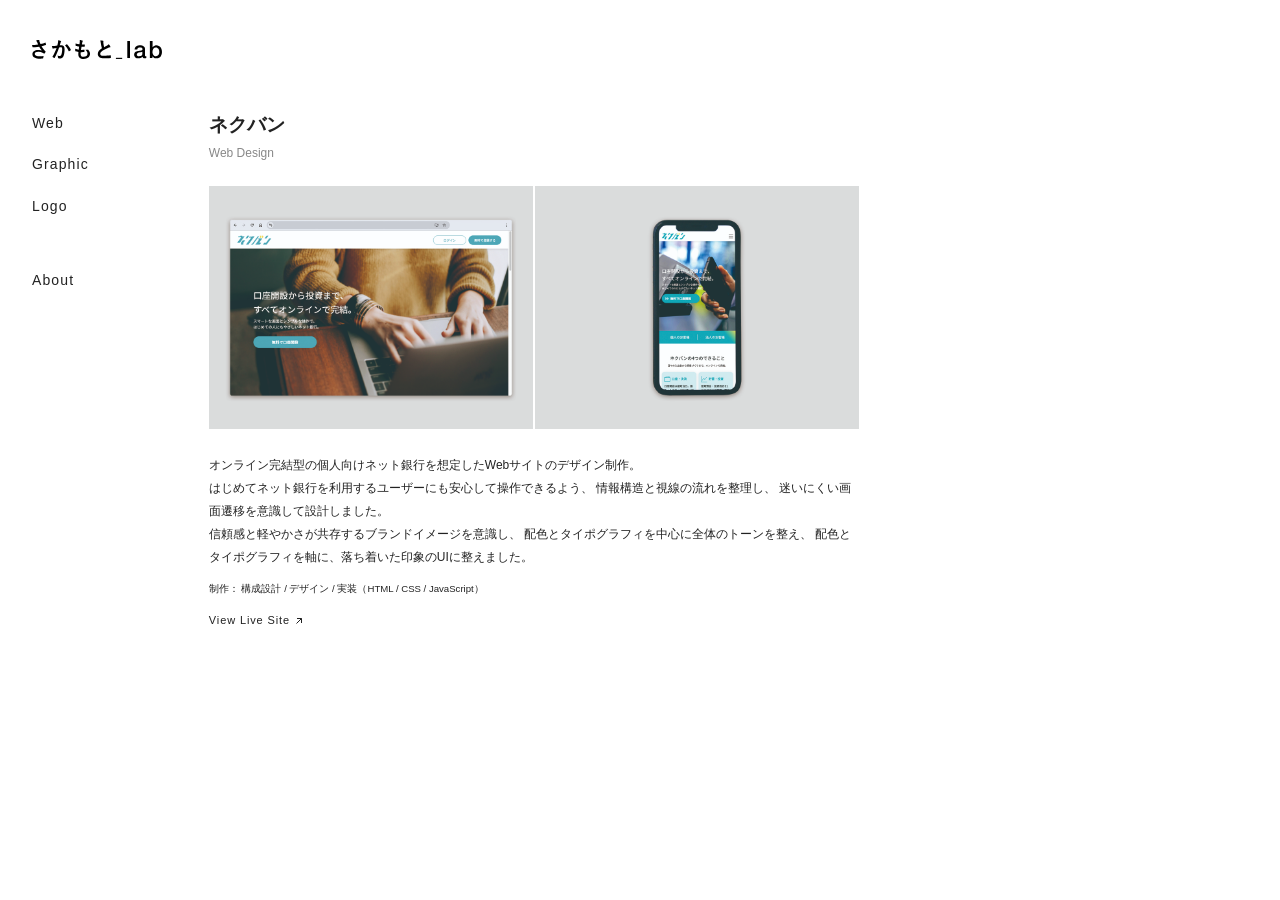
<file: works/nexbank.html>
<!DOCTYPE html>
<html lang="ja">

<head>
    <!-- Google tag (gtag.js) -->
    <script async src="https://www.googletagmanager.com/gtag/js?id=G-B9CJQM3XJY"></script>
    <script>
        window.dataLayer = window.dataLayer || [];
        function gtag() { dataLayer.push(arguments); }
        gtag('js', new Date());

        gtag('config', 'G-B9CJQM3XJY');
    </script>
    <meta charset="UTF-8">
    <meta name="viewport" content="width=device-width, initial-scale=1">
    <title>Sakamoto Lab — Design & Web</title>
    <meta name="description" content="グラフィックデザインとWeb制作を中心とした坂本のポートフォリオサイトです。ロゴ・紙媒体・Webサイト制作の作品を掲載しています。">
    <link rel="icon" href="../favicon.png" type="image/png">
    <link href="https://fonts.googleapis.com/css2?family=Spectral:wght@400;700&display=swap" rel="stylesheet">
    <link rel="stylesheet" href="../css/style.css">
</head>

<body>

    <div class="layout">

        <aside class="sidebar">

            <h1 class="site-logo">
                <a href="../index.html">
                    <img src="../images/sakamotolab.svg" alt="Sakamoto Lab">
                </a>
            </h1>

            <nav class="main-nav" aria-label="Works filter and site navigation">
                <a href="../index.html?filter=web" class="filter-link">Web</a>
                <a href="../index.html?filter=graphic" class="filter-link">Graphic</a>
                <a href="../index.html?filter=logo" class="filter-link">Logo</a>
                <a href="about.html" class="about-link">About</a>
            </nav>

        </aside>


        <main class="main-content">

            <section class="work-detail">

                <h2 class="work-detail-title">
                    ネクバン
                </h2>

                <p class="work-detail-category">
                    Web Design
                </p>

                <div class="work-detail-hero">
                    <img src="../images/works/web02pc.jpg" alt="ネクバン Webサイト制作" class="detail-pc">
                    <img src="../images/works/web02sp.jpg" alt="ネクバン スマートフォン表示" class="detail-sp">
                </div>

                <div class="work-detail-description">
                    <p>
                        オンライン完結型の個人向けネット銀行を想定したWebサイトのデザイン制作。
                    </p>
                    <p>
                        はじめてネット銀行を利用するユーザーにも安心して操作できるよう、
                        情報構造と視線の流れを整理し、
                        迷いにくい画面遷移を意識して設計しました。
                    </p>
                    <p>
                        信頼感と軽やかさが共存するブランドイメージを意識し、
                        配色とタイポグラフィを中心に全体のトーンを整え、
                        配色とタイポグラフィを軸に、落ち着いた印象のUIに整えました。
                    </p>
                </div>

                <p class="work-detail-role">制作： 構成設計 / デザイン / 実装（HTML / CSS / JavaScript）</p>

                <div class="work-detail-link">
                    <a href="https://sakamoto-lab-jp.github.io/nexbank/" target="_blank" rel="noopener">
                        View Live Site
                        <svg class="link-arrow" viewBox="0 0 24 24">
                            <path d="M7 17L17 7M17 7H8M17 7V16" stroke="currentColor" fill="none" stroke-width="2" />
                        </svg>
                    </a>
                </div>

            </section>

        </main>

    </div>

    <script src="../js/main.js"></script>

</body>

</html>
</file>
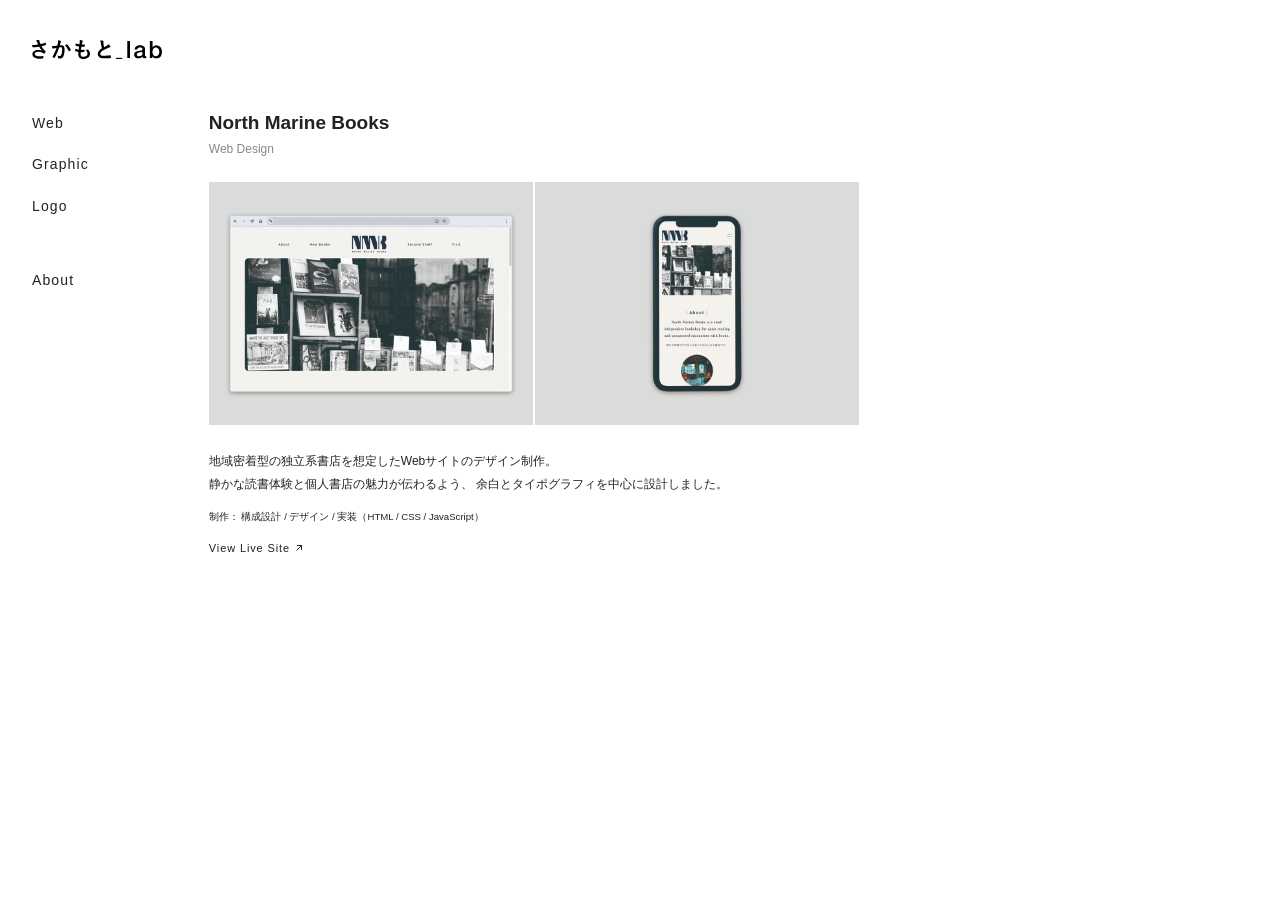
<file: works/nmb.html>
<!DOCTYPE html>
<html lang="ja">

<head>
    <!-- Google tag (gtag.js) -->
    <script async src="https://www.googletagmanager.com/gtag/js?id=G-B9CJQM3XJY"></script>
    <script>
        window.dataLayer = window.dataLayer || [];
        function gtag() { dataLayer.push(arguments); }
        gtag('js', new Date());

        gtag('config', 'G-B9CJQM3XJY');
    </script>
    <meta charset="UTF-8">
    <meta name="viewport" content="width=device-width, initial-scale=1">
    <title>Sakamoto Lab — Design & Web</title>
    <meta name="description" content="グラフィックデザインとWeb制作を中心とした坂本のポートフォリオサイトです。ロゴ・紙媒体・Webサイト制作の作品を掲載しています。">
    <link rel="icon" href="../favicon.png" type="image/png">
    <link href="https://fonts.googleapis.com/css2?family=Spectral:wght@400;700&display=swap" rel="stylesheet">
    <link rel="stylesheet" href="../css/style.css">
</head>

<body>

    <div class="layout">

        <aside class="sidebar">

            <h1 class="site-logo">
                <a href="../index.html">
                    <img src="../images/sakamotolab.svg" alt="Sakamoto Lab">
                </a>
            </h1>

            <nav class="main-nav" aria-label="Works filter and site navigation">
                <a href="../index.html?filter=web" class="filter-link">Web</a>
                <a href="../index.html?filter=graphic" class="filter-link">Graphic</a>
                <a href="../index.html?filter=logo" class="filter-link">Logo</a>
                <a href="about.html" class="about-link">About</a>
            </nav>

        </aside>


        <main class="main-content">

            <section class="work-detail">

                <h2 class="work-detail-title">
                    North Marine Books
                </h2>

                <p class="work-detail-category">
                    Web Design
                </p>

                <div class="work-detail-hero">
                    <img src="../images/works/web01pc.jpg" alt="North Marine Books Webサイト制作" class="detail-pc">
                    <img src="../images/works/web01sp.jpg" alt="North Marine Books スマートフォン表示" class="detail-sp">
                </div>

                <div class="work-detail-description">
                    <p>
                        地域密着型の独立系書店を想定したWebサイトのデザイン制作。
                    </p>
                    <p>
                        静かな読書体験と個人書店の魅力が伝わるよう、
                        余白とタイポグラフィを中心に設計しました。
                    </p>
                </div>

                <p class="work-detail-role">制作： 構成設計 / デザイン / 実装（HTML / CSS / JavaScript）</p>

                <div class="work-detail-link">
                    <a href="https://sakamoto-lab-jp.github.io/North-Marine-Books/" target="_blank" rel="noopener">
                        View Live Site
                        <svg class="link-arrow" viewBox="0 0 24 24">
                            <path d="M7 17L17 7M17 7H8M17 7V16" stroke="currentColor" fill="none" stroke-width="2" />
                        </svg>
                    </a>
                </div>

            </section>

        </main>

    </div>

    <script src="../js/main.js"></script>

</body>

</html>
</file>
<file: css/style.css>
@charset "UTF-8";

* {
    box-sizing: border-box;
    margin: 0;
    padding: 0;
}

body {
    font-family: "Helvetica Neue", Arial, sans-serif;
    background: #fff;
    color: #222;
}

a {
    text-decoration: none;
    color: inherit;
}

:root {
    --sidebar-width: 180px;
}

/* レイアウト */
.layout {
    min-height: 100vh;
}

/* サイドバー */
.sidebar {
    width: var(--sidebar-width);
    min-height: 100vh;
    padding: 2.5rem 2rem;
    position: fixed;
    top: 0;
    left: 0;
    display: flex;
    flex-direction: column;
    gap: 3.5rem;
}

.site-logo img {
    width: 130px;
    height: auto;
    display: block;
}

.main-nav {
    display: flex;
    flex-direction: column;
    gap: 1.6rem;
    align-items: flex-start;
}

.main-nav a,
.filter-button {
    font-size: 14px;
    font-weight: 500;
    letter-spacing: 0.08em;
    color: #222;
}

.main-nav a:hover,
.filter-button:hover {
    color: #999;
}

.main-nav a:last-child {
    margin-top: 2rem;
}

/* 下線 */
/* underline base */
.filter-button,
.filter-link,
.about-link {
    position: relative;
    display: inline-block;
}

/* button only reset */
.filter-button {
    background: none;
    border: none;
    padding: 0;
    text-align: left;
    cursor: pointer;
    font-family: inherit;
}

.filter-button::after,
.filter-link::after,
.about-link::after {
    content: "";
    position: absolute;
    left: 0;
    bottom: -0.35em;
    width: 100%;
    height: 2px;
    background: #222;
    opacity: 0;
    transition: opacity .25s ease;
}

.filter-button.is-active::after,
.filter-link.is-active::after,
.about-link.is-active::after {
    opacity: 1;
}

/* フィルター */
.work-card.is-hidden {
    display: none;
}

.filter-button.is-active {
    color: #222;
}

/* メインコンテンツ */
.main-content {
    margin-left: var(--sidebar-width);
    padding: 7rem 3rem 3rem 1.8rem;
    flex: 1;
}

@media screen and (max-width: 560px) {
    .sidebar {
        position: static;
        padding: 2rem 1.8rem 0.3rem;
        width: 100%;
        min-height: auto;
        gap: 1.6rem;
    }

    .main-nav {
        flex-direction: row;
        column-gap: 1.4rem;
        row-gap: 0.8rem;
        flex-wrap: wrap;
    }

    .main-nav> :nth-last-child(2) {
        margin-right: 0.8rem;
    }

    .main-nav a:last-child {
        margin-top: 0;
    }

    .main-content {
        margin-left: 0;
        padding: 2rem 1.8rem 2rem;
    }
}

/* サムネイル */

.works-grid {
    display: grid;
    grid-template-columns: repeat(3, 1fr);
    gap: 2rem 2rem;
}

@media screen and (max-width: 960px) {
    .works-grid {
        grid-template-columns: repeat(2, 1fr);
    }
}

@media screen and (max-width: 560px) {
    .works-grid {
        grid-template-columns: 1fr;
        gap: 1.7rem 2.5rem;
    }
}

.work-card {
    width: 100%;
}

.work-thumb {
    position: relative;
    width: 100%;
    aspect-ratio: 4 / 3;
    display: flex;
    align-items: center;
    justify-content: center;
    overflow: hidden;
    background: #fff;
}

.work-thumb img {
    position: absolute;
    inset: 0;
    width: 100%;
    height: 100%;
    object-fit: cover;
    display: block;
}

.thumb-hover {
    opacity: 0;
    transition: opacity .25s ease;
}

/* ロゴ */
.work-thumb-logo img {
    object-fit: contain;
    padding: 15%;
}

.work-thumb-logo img.thumb-hover {
    object-fit: cover;
    padding: 0;
}

.work-card:hover .thumb-hover {
    opacity: 1;
}


.work-info {
    margin-top: 0.8rem;
}

@media screen and (max-width: 560px) {
    .work-info {
        margin-top: 0.6rem;
    }
}

.work-title {
    font-family: "Spectral", serif;
    font-weight: 700;
    font-size: 13px;
    line-height: 1.6;
    letter-spacing: 0.04em;
}

.work-category {
    position: relative;
    display: inline-block;
    font-size: 12px;
    font-weight: 500;
    color: #222;
    letter-spacing: 0.12em;
    margin-top: 0.2rem;
}

.work-card:hover .work-title,
.work-card:hover .work-category {
    color: #999;
}

/* メインキャプション */
.works-caption {
    font-size: 11px;
    color: #888;
    margin-top: 6rem;
    margin-bottom: 3rem;
    letter-spacing: 0.04em;
    width: 100%;
    text-align: right;
}

@media screen and (max-width: 560px) {
    .works-caption {
        margin-top: 3rem;
        margin-bottom: 1.5rem;
    }
}


/* ====================
Work Detail Page
==================== */

.work-detail {
    max-width: 650px;
}

.work-detail-title {
    font-size: 19px;
    margin-bottom: .5rem;
}

@media screen and (max-width: 560px) {
    .work-detail-title {
        font-size: 18px;
    }
}


.work-detail-category {
    font-size: 12px;
    color: #888;
    margin-bottom: 1.6rem;
}

.work-detail-hero {
    max-width: 100%;
    display: flex;
    align-items: flex-start;
    gap: .1rem;
}

.detail-pc,
.detail-sp {
    width: calc((100% - 0.1rem) / 2);
    display: block;
}

.work-detail-description {
    width: 100%;
    margin-top: 1.6rem;
    line-height: 1.9;
    font-size: 12px;
}

.work-detail-role {
    margin-top: .8rem;
    font-size: .6rem;
    line-height: 1.7;
}

.work-detail-link {
    margin-top: .8rem;
}

.work-detail-link a {
    font-size: 11px;
    letter-spacing: 0.08em;
    display: inline-flex;
    align-items: center;
    gap: 0.25em;
}

.link-arrow {
    width: 12px;
    height: 12px;
    margin-top: 1px;
}

.work-detail-link a:hover {
    color: #aaa;
}

.detail-single {
    min-width: 250px;
    border: 1px solid #dcdcdc;
    width: 55%;
    display: block;

}

.detail-logo {
    width: 48%;
    min-width: 250px;
    display: block;
    margin-top: 0.7rem;
    margin-bottom: 0.7rem;
}

.detail-logo04 {
    width: 80%;
    min-width: 230px;
    display: block;
    margin-top: 0.7rem;
    margin-bottom: 0.7rem;
}

.detail-usage {
    margin-top: 1.6rem;
    margin-bottom: 2rem;
}

.detail-usage img {
    width: 35%;
    max-width: 520px;
    min-width: 250px;
    display: block;
}

/* about */
.about {
    max-width: 650px;
}

.about p {
    font-size: 12px;
    line-height: 1.9;
    margin-bottom: 1.4rem;
}

.about a {
    text-decoration: underline;
}

.about a:hover {
    opacity: 0.6;
}
</file>
